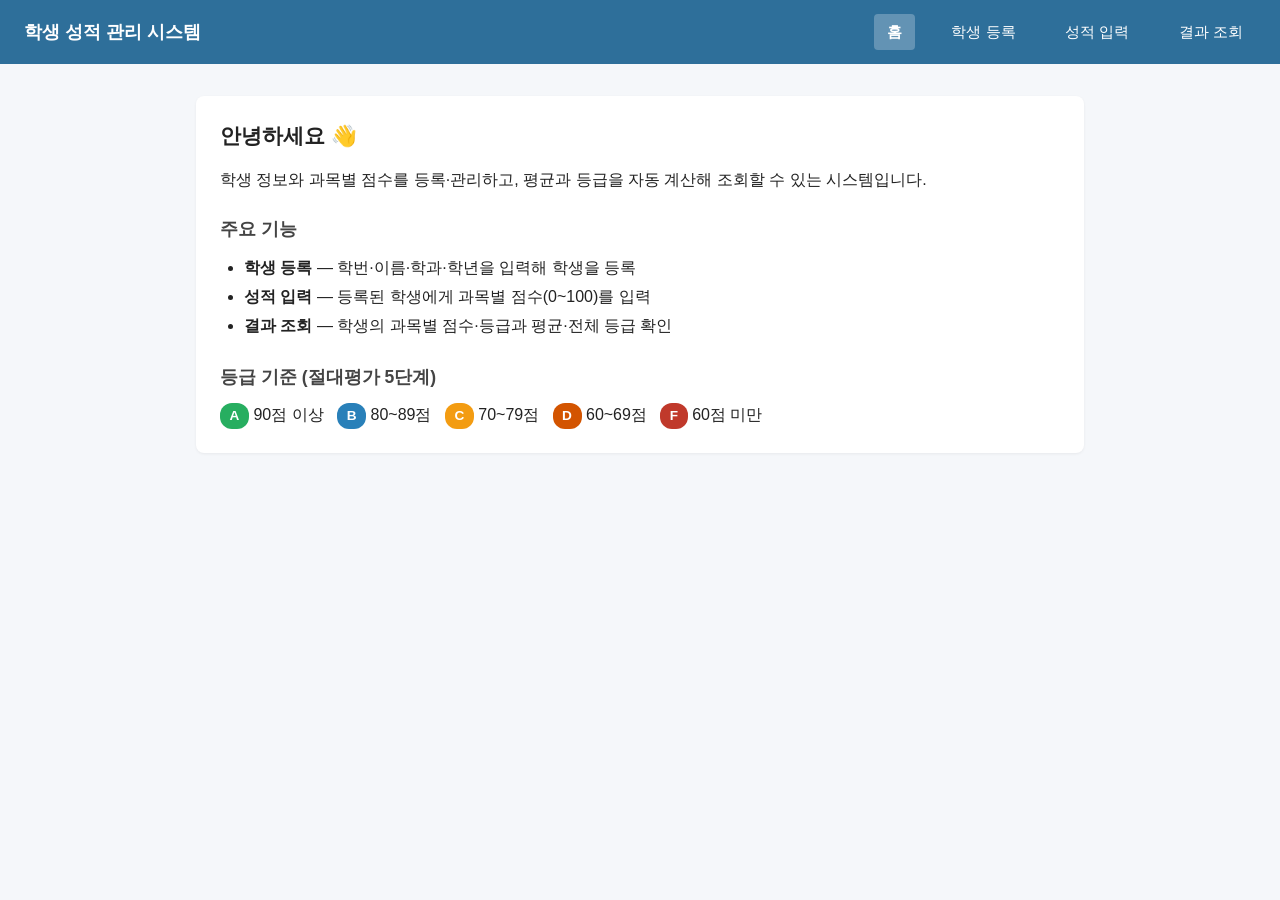
<file: frontend/index.html>
<!DOCTYPE html>
<html lang="ko">
<head>
  <meta charset="UTF-8">
  <title>학생 성적 관리 시스템</title>
  <link rel="stylesheet" href="css/style.css">
</head>
<body>

<nav class="topbar">
  <h1>학생 성적 관리 시스템</h1>
  <a href="index.html" class="active">홈</a>
  <a href="register.html">학생 등록</a>
  <a href="scores.html">성적 입력</a>
  <a href="view.html">결과 조회</a>
</nav>

<div class="container">
  <div class="card">
    <h2>안녕하세요 👋</h2>
    <p>학생 정보와 과목별 점수를 등록·관리하고, 평균과 등급을 자동 계산해 조회할 수 있는 시스템입니다.</p>
    <br>
    <h3>주요 기능</h3>
    <ul style="margin-left: 1.5rem; line-height: 1.8;">
      <li><strong>학생 등록</strong> — 학번·이름·학과·학년을 입력해 학생을 등록</li>
      <li><strong>성적 입력</strong> — 등록된 학생에게 과목별 점수(0~100)를 입력</li>
      <li><strong>결과 조회</strong> — 학생의 과목별 점수·등급과 평균·전체 등급 확인</li>
    </ul>
    <br>
    <h3>등급 기준 (절대평가 5단계)</h3>
    <p>
      <span class="grade grade-A">A</span> 90점 이상 &nbsp;
      <span class="grade grade-B">B</span> 80~89점 &nbsp;
      <span class="grade grade-C">C</span> 70~79점 &nbsp;
      <span class="grade grade-D">D</span> 60~69점 &nbsp;
      <span class="grade grade-F">F</span> 60점 미만
    </p>
  </div>
</div>

</body>
</html>
</file>
<file: frontend/css/style.css>
/* =============================================================================
   학생 성적 관리 시스템 — 공통 스타일
   ============================================================================= */

* { box-sizing: border-box; margin: 0; padding: 0; }

body {
  font-family: "Pretendard", -apple-system, "Apple SD Gothic Neo", "맑은 고딕", sans-serif;
  background: #f5f7fa;
  color: #222;
  line-height: 1.5;
}

/* 상단 네비게이션 바 */
nav.topbar {
  background: #2e6f9a;
  color: white;
  padding: 0.9rem 1.5rem;
  display: flex;
  align-items: center;
  gap: 1.5rem;
}
nav.topbar h1 {
  font-size: 1.15rem;
  margin-right: auto;
}
nav.topbar a {
  color: white;
  text-decoration: none;
  font-size: 0.95rem;
  padding: 0.4rem 0.8rem;
  border-radius: 4px;
}
nav.topbar a:hover { background: rgba(255,255,255,0.15); }
nav.topbar a.active { background: rgba(255,255,255,0.25); font-weight: 600; }

/* 컨테이너 */
.container {
  max-width: 920px;
  margin: 2rem auto;
  padding: 0 1rem;
}

.card {
  background: white;
  border-radius: 8px;
  box-shadow: 0 1px 3px rgba(0,0,0,0.06);
  padding: 1.5rem;
  margin-bottom: 1.5rem;
}

h2 { margin-bottom: 1rem; font-size: 1.3rem; }
h3 { margin-bottom: 0.75rem; font-size: 1.1rem; color: #444; }

/* 폼 */
.form-row { display: flex; gap: 0.75rem; margin-bottom: 0.75rem; align-items: center; }
.form-row label { width: 90px; font-weight: 600; color: #444; }
.form-row input, .form-row select {
  flex: 1;
  padding: 0.55rem 0.7rem;
  border: 1px solid #ccd2d8;
  border-radius: 4px;
  font-size: 1rem;
}
.form-row input:focus, .form-row select:focus {
  outline: none;
  border-color: #2e6f9a;
}

/* 버튼 */
button {
  padding: 0.6rem 1.2rem;
  border: none;
  border-radius: 4px;
  background: #2e6f9a;
  color: white;
  font-size: 0.95rem;
  font-weight: 600;
  cursor: pointer;
}
button:hover { background: #245a7e; }
button.secondary { background: #6c757d; }
button.secondary:hover { background: #565e64; }
button.danger { background: #c0392b; }
button.danger:hover { background: #962d22; }
button.small { padding: 0.35rem 0.7rem; font-size: 0.85rem; }

/* 테이블 */
table {
  width: 100%;
  border-collapse: collapse;
  margin-top: 0.5rem;
}
th, td {
  text-align: left;
  padding: 0.65rem 0.8rem;
  border-bottom: 1px solid #e9ecef;
}
th { background: #f0f3f6; font-size: 0.9rem; color: #444; }
tbody tr:hover { background: #f9fbfd; }

/* 메시지 */
.message {
  padding: 0.7rem 1rem;
  border-radius: 4px;
  margin-bottom: 1rem;
  display: none;
}
.message.error { background: #fce8e6; color: #9b1c1c; border-left: 4px solid #c0392b; display: block; }
.message.success { background: #e6f3ec; color: #1d6b3e; border-left: 4px solid #2e8b57; display: block; }

/* 결과 요약 */
.summary {
  background: #f0f3f6;
  border-radius: 6px;
  padding: 1rem 1.25rem;
  margin-bottom: 1rem;
  display: flex;
  gap: 2rem;
  flex-wrap: wrap;
}
.summary div { font-size: 0.95rem; }
.summary span { font-weight: 600; color: #2e6f9a; }

/* 등급 배지 */
.grade {
  display: inline-block;
  padding: 0.2rem 0.6rem;
  border-radius: 12px;
  font-weight: 700;
  font-size: 0.85rem;
  color: white;
}
.grade-A { background: #27ae60; }
.grade-B { background: #2980b9; }
.grade-C { background: #f39c12; }
.grade-D { background: #d35400; }
.grade-F { background: #c0392b; }

.text-center { text-align: center; }
.text-muted { color: #888; font-size: 0.9rem; }
</file>
